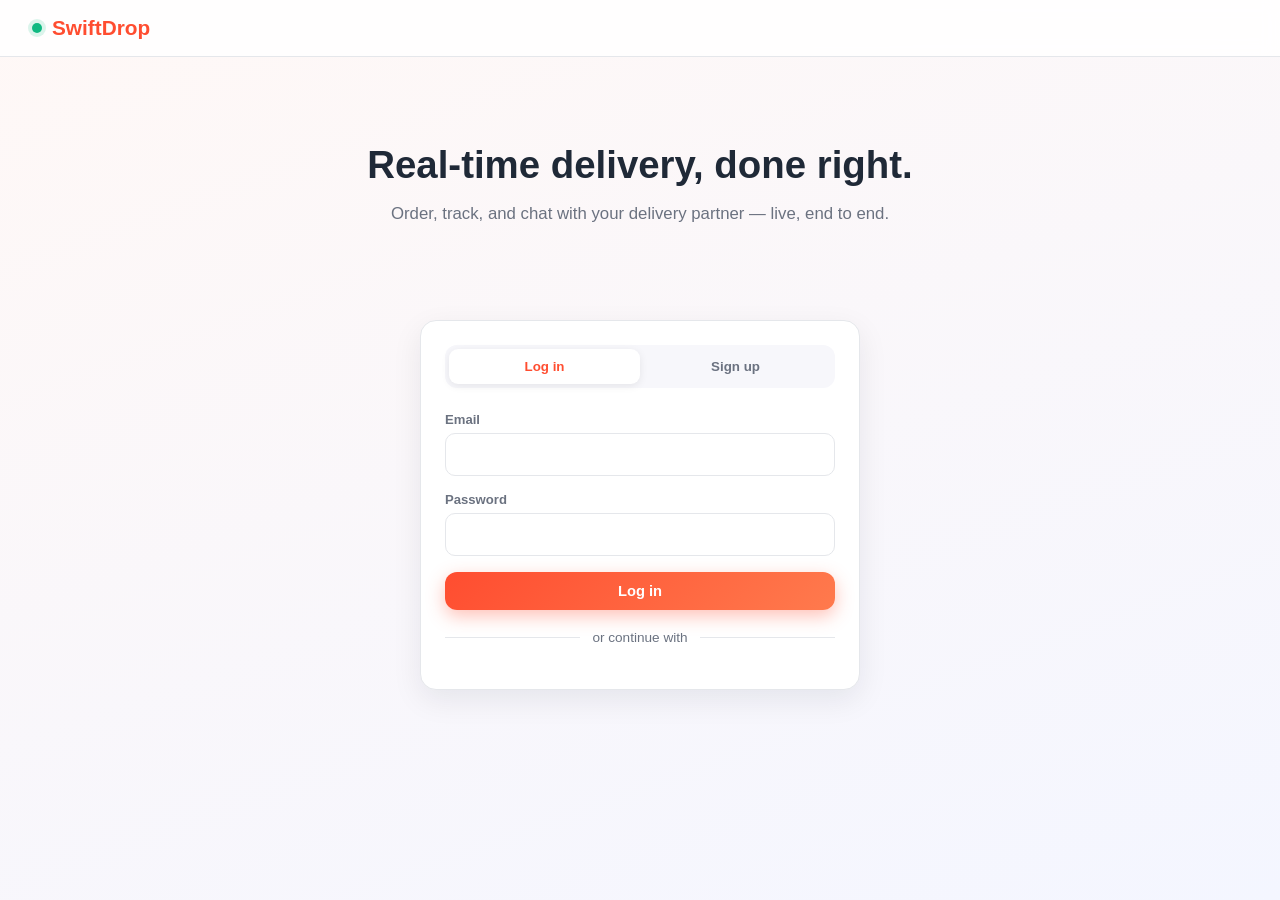
<file: frontend/index.html>
<!DOCTYPE html>
<html lang="en">
<head>
<meta charset="UTF-8" />
<meta name="viewport" content="width=device-width, initial-scale=1.0" />
<title>SwiftDrop — Real-Time Delivery Tracking</title>
<link rel="stylesheet" href="css/styles.css" />
<script src="https://accounts.google.com/gsi/client" async defer></script>
</head>
<body>

<div class="navbar">
  <div class="brand"><span class="dot"></span> SwiftDrop</div>
</div>

<div class="hero">
  <h1>Real-time delivery, done right.</h1>
  <p>Order, track, and chat with your delivery partner — live, end to end.</p>
</div>

<div class="card auth-card">
  <div class="auth-toggle">
    <button id="tabLogin" class="active" onclick="switchTab('login')">Log in</button>
    <button id="tabRegister" onclick="switchTab('register')">Sign up</button>
  </div>

  <!-- LOGIN -->
  <form id="loginForm" onsubmit="return handleLogin(event)">
    <div class="field">
      <label>Email</label>
      <input class="input" type="email" id="loginEmail" required />
    </div>
    <div class="field">
      <label>Password</label>
      <input class="input" type="password" id="loginPassword" required />
    </div>
    <button class="btn btn-primary" style="width:100%" type="submit">Log in</button>
  </form>

  <!-- REGISTER -->
  <form id="registerForm" style="display:none" onsubmit="return handleRegister(event)">
    <div class="field">
      <label>I am a</label>
      <div class="role-pick">
        <label><input type="radio" name="role" value="CUSTOMER" checked /><span>🧑 Customer</span></label>
        <label><input type="radio" name="role" value="DELIVERY_PARTNER" /><span>🛵 Delivery Partner</span></label>
      </div>
    </div>
    <div class="field">
      <label>Full name</label>
      <input class="input" type="text" id="regName" required />
    </div>
    <div class="field">
      <label>Email</label>
      <input class="input" type="email" id="regEmail" required />
    </div>
    <div class="field">
      <label>Phone number</label>
      <input class="input" type="tel" id="regPhone" placeholder="+1 555 000 0000" required />
      <div class="order-meta">Kept private — never shared with the other party. Used only for account and delivery communication records.</div>
    </div>
    <div class="field">
      <label>Password</label>
      <input class="input" type="password" id="regPassword" minlength="8" required />
    </div>
    <button class="btn btn-primary" style="width:100%" type="submit">Create account</button>
  </form>

  <div class="divider">or continue with</div>
  <div id="googleBtn"></div>
</div>

<script src="js/api.js"></script>
<script>

  function toast(message, type = 'info') {
    const toast = document.createElement('div');
    toast.textContent = message;

    toast.style.position = 'fixed';
    toast.style.bottom = '25px';
    toast.style.right = '25px';
    toast.style.padding = '12px 18px';
    toast.style.background = type === 'error' ? '#dc3545' : '#198754';
    toast.style.color = '#fff';
    toast.style.borderRadius = '8px';
    toast.style.zIndex = '9999';
    toast.style.fontSize = '14px';

    document.body.appendChild(toast);

    setTimeout(() => {
        toast.remove();
    }, 3000);
}
  if (Auth.getToken() && Auth.getUser()) redirectByRole(Auth.getUser().role);

  function redirectByRole(role) {
    if (role === 'ADMIN') window.location.href = 'admin.html';
    else if (role === 'DELIVERY_PARTNER') window.location.href = 'delivery.html';
    else window.location.href = 'customer.html';
  }

  function switchTab(tab) {
    document.getElementById('tabLogin').classList.toggle('active', tab === 'login');
    document.getElementById('tabRegister').classList.toggle('active', tab === 'register');
    document.getElementById('loginForm').style.display = tab === 'login' ? 'block' : 'none';
    document.getElementById('registerForm').style.display = tab === 'register' ? 'block' : 'none';
  }

  async function handleLogin(e) {
    e.preventDefault();
    try {
      const data = await api('/api/auth/login', {
        auth: false,
        method: 'POST',
        body: { email: loginEmail.value, password: loginPassword.value }
      });
      Auth.setSession(data.token, data);
      redirectByRole(data.role);
    } catch (err) { toast(err.message, 'error'); }
    return false;
  }

  async function handleRegister(e) {
    e.preventDefault();
    try {
      const role = document.querySelector('input[name="role"]:checked').value;
      const data = await api('/api/auth/register', {
        auth: false,
        method: 'POST',
        body: {
          name: regName.value, email: regEmail.value,
          password: regPassword.value, phoneNumber: regPhone.value, role
        }
      });
      Auth.setSession(data.token, data);
      toast('Account created!', 'success');
      redirectByRole(data.role);
    } catch (err) { toast(err.message, 'error'); }
    return false;
  }

  // ---- Google Sign-In ----
  // Replace with your real OAuth Client ID (must match GOOGLE_CLIENT_ID configured in auth-service).
  const GOOGLE_CLIENT_ID = 'REPLACE_WITH_YOUR_GOOGLE_OAUTH_CLIENT_ID';

  window.onload = () => {
  
    google.accounts.id.initialize({ client_id: GOOGLE_CLIENT_ID, callback: onGoogleCredential });
    google.accounts.id.renderButton(document.getElementById('googleBtn'), { theme: 'outline', size: 'large', width: 300 });
  };

  async function onGoogleCredential(response) {
    try {
      const role = document.querySelector('input[name="role"]:checked')?.value || 'CUSTOMER';
      const data = await api('/api/auth/google', {
        auth: false,
        method: 'POST',
        body: { idToken: response.credential, role }
      });
      Auth.setSession(data.token, data);
      redirectByRole(data.role);
    } catch (err) { toast(err.message, 'error'); }
  }
</script>
</body>
</html>
</file>
<file: frontend/css/styles.css>
:root {
  --primary: #ff4d30;
  --primary-dark: #e8401f;
  --primary-light: #fff1ee;
  --secondary: #1f2937;
  --accent: #10b981;
  --warning: #f59e0b;
  --danger: #ef4444;
  --bg: #f7f7fb;
  --card-bg: #ffffff;
  --text: #1f2937;
  --text-muted: #6b7280;
  --border: #e5e7eb;
  --radius: 16px;
  --shadow: 0 10px 30px rgba(17, 24, 39, 0.08);
  --shadow-hover: 0 14px 40px rgba(17, 24, 39, 0.14);
}

* { box-sizing: border-box; }

body {
  margin: 0;
  font-family: 'Segoe UI', Roboto, -apple-system, BlinkMacSystemFont, sans-serif;
  background: linear-gradient(160deg, #fff8f6 0%, #f4f6ff 100%);
  color: var(--text);
  min-height: 100vh;
}

.navbar {
  display: flex;
  align-items: center;
  justify-content: space-between;
  padding: 16px 32px;
  background: rgba(255, 255, 255, 0.85);
  backdrop-filter: blur(8px);
  position: sticky;
  top: 0;
  z-index: 50;
  border-bottom: 1px solid var(--border);
}

.brand {
  display: flex;
  align-items: center;
  gap: 10px;
  font-weight: 800;
  font-size: 1.3rem;
  color: var(--primary);
}
.brand .dot { width: 10px; height: 10px; border-radius: 50%; background: var(--accent); box-shadow: 0 0 0 4px rgba(16,185,129,0.15); }

.nav-actions { display: flex; gap: 12px; align-items: center; }

.container { max-width: 1100px; margin: 0 auto; padding: 32px 20px 80px; }

.card {
  background: var(--card-bg);
  border-radius: var(--radius);
  box-shadow: var(--shadow);
  padding: 24px;
  transition: box-shadow 0.2s ease, transform 0.2s ease;
  border: 1px solid var(--border);
}
.card:hover { box-shadow: var(--shadow-hover); }

.grid { display: grid; gap: 20px; }
.grid-2 { grid-template-columns: repeat(auto-fit, minmax(320px, 1fr)); }

.btn {
  display: inline-flex;
  align-items: center;
  justify-content: center;
  gap: 8px;
  padding: 11px 20px;
  border-radius: 12px;
  border: none;
  font-weight: 600;
  font-size: 0.92rem;
  cursor: pointer;
  transition: transform 0.12s ease, box-shadow 0.12s ease, background 0.2s ease;
}
.btn:active { transform: scale(0.97); }
.btn-primary { background: linear-gradient(135deg, var(--primary), #ff7a4d); color: white; box-shadow: 0 6px 18px rgba(255,77,48,0.35); }
.btn-primary:hover { box-shadow: 0 8px 22px rgba(255,77,48,0.45); }
.btn-secondary { background: var(--secondary); color: white; }
.btn-outline { background: transparent; color: var(--secondary); border: 1.5px solid var(--border); }
.btn-outline:hover { border-color: var(--primary); color: var(--primary); }
.btn-danger { background: var(--danger); color: white; }
.btn-success { background: var(--accent); color: white; }
.btn-sm { padding: 7px 14px; font-size: 0.8rem; }
.btn:disabled { opacity: 0.5; cursor: not-allowed; }

.input, select, textarea {
  width: 100%;
  padding: 12px 14px;
  border-radius: 10px;
  border: 1.5px solid var(--border);
  font-size: 0.95rem;
  outline: none;
  transition: border-color 0.15s ease, box-shadow 0.15s ease;
  font-family: inherit;
  background: #fff;
}
.input:focus, select:focus, textarea:focus { border-color: var(--primary); box-shadow: 0 0 0 4px rgba(255,77,48,0.1); }

label { font-size: 0.82rem; font-weight: 600; color: var(--text-muted); margin-bottom: 6px; display: block; }
.field { margin-bottom: 16px; }

.badge { display: inline-block; padding: 4px 12px; border-radius: 999px; font-size: 0.72rem; font-weight: 700; letter-spacing: 0.02em; text-transform: uppercase; }
.badge-placed, .badge-looking_for_partner { background: #fef3c7; color: #92400e; }
.badge-assigned, .badge-accepted { background: #dbeafe; color: #1e40af; }
.badge-picked_up, .badge-in_transit { background: #ede9fe; color: #5b21b6; }
.badge-delivered { background: #d1fae5; color: #065f46; }
.badge-cancelled, .badge-rejected { background: #fee2e2; color: #991b1b; }
.badge-available { background: #d1fae5; color: #065f46; }
.badge-busy { background: #fef3c7; color: #92400e; }
.badge-offline { background: #f3f4f6; color: #4b5563; }

.tabs { display: flex; gap: 8px; margin-bottom: 24px; border-bottom: 1px solid var(--border); }
.tab { padding: 10px 18px; cursor: pointer; font-weight: 600; color: var(--text-muted); border-bottom: 2px solid transparent; }
.tab.active { color: var(--primary); border-color: var(--primary); }

.hero {
  text-align: center;
  padding: 60px 20px 40px;
}
.hero h1 { font-size: 2.4rem; margin-bottom: 8px; }
.hero p { color: var(--text-muted); font-size: 1.05rem; }

.auth-card { max-width: 440px; margin: 40px auto; }
.auth-toggle { display: flex; background: var(--bg); border-radius: 12px; padding: 4px; margin-bottom: 24px; }
.auth-toggle button { flex: 1; padding: 10px; border: none; background: transparent; border-radius: 9px; font-weight: 600; cursor: pointer; color: var(--text-muted); }
.auth-toggle button.active { background: white; color: var(--primary); box-shadow: 0 2px 8px rgba(0,0,0,0.08); }

.role-pick { display: flex; gap: 10px; margin-bottom: 16px; }
.role-pick label { display: flex; align-items: center; justify-content: center; gap: 8px; flex: 1; padding: 12px; border: 1.5px solid var(--border); border-radius: 10px; cursor: pointer; font-weight: 600; color: var(--text-muted); }
.role-pick input { display: none; }
.role-pick input:checked + span { color: var(--primary); }
.role-pick label:has(input:checked) { border-color: var(--primary); background: var(--primary-light); }

.divider { display: flex; align-items: center; gap: 12px; margin: 20px 0; color: var(--text-muted); font-size: 0.85rem; }
.divider::before, .divider::after { content: ''; flex: 1; height: 1px; background: var(--border); }

#googleBtn { display: flex; justify-content: center; }

.toast {
  position: fixed; bottom: 24px; right: 24px; z-index: 100;
  background: var(--secondary); color: white; padding: 14px 20px; border-radius: 12px;
  box-shadow: 0 10px 30px rgba(0,0,0,0.25); font-weight: 500; max-width: 320px;
  animation: slideIn 0.25s ease;
}
.toast.error { background: var(--danger); }
.toast.success { background: var(--accent); }
@keyframes slideIn { from { transform: translateY(20px); opacity:0; } to { transform: translateY(0); opacity:1; } }

.order-row { display: flex; justify-content: space-between; align-items: center; padding: 16px 0; border-bottom: 1px solid var(--border); }
.order-row:last-child { border-bottom: none; }
.order-meta { font-size: 0.85rem; color: var(--text-muted); margin-top: 4px; }

.chat-window { border: 1px solid var(--border); border-radius: 12px; height: 320px; overflow-y: auto; padding: 14px; background: var(--bg); display: flex; flex-direction: column; gap: 8px; }
.chat-bubble { max-width: 75%; padding: 10px 14px; border-radius: 14px; font-size: 0.88rem; }
.chat-bubble.mine { align-self: flex-end; background: var(--primary); color: white; border-bottom-right-radius: 4px; }
.chat-bubble.theirs { align-self: flex-start; background: white; border: 1px solid var(--border); border-bottom-left-radius: 4px; }

.empty-state { text-align: center; padding: 40px 20px; color: var(--text-muted); }
.section-title { font-size: 1.2rem; font-weight: 700; margin-bottom: 16px; display: flex; align-items: center; gap: 8px; }

.avail-toggle { display: flex; gap: 8px; }
.modal-backdrop { position: fixed; inset: 0; background: rgba(17,24,39,0.5); display: flex; align-items: center; justify-content: center; z-index: 200; }
.modal { background: white; border-radius: var(--radius); padding: 28px; max-width: 440px; width: 90%; box-shadow: var(--shadow-hover); }

@media (max-width: 640px) {
  .navbar { padding: 14px 16px; }
  .container { padding: 20px 14px 60px; }
}


.shop-nav { gap: 18px; }
.shop-search { display:flex; gap:8px; flex:1; max-width:620px; margin:0 auto; }
.shop-search .input { background:#f7f7fb; }
.cart-count { display:inline-flex; min-width:20px; height:20px; align-items:center; justify-content:center; border-radius:50%; background:var(--primary); color:white; font-size:.7rem; margin-left:2px; }
.shop-hero { display:flex; justify-content:space-between; align-items:center; gap:24px; margin-bottom:22px; padding:32px; border-radius:20px; background:linear-gradient(135deg,#fff1ee,#eef7ff); border:1px solid var(--border); }
.shop-kicker { color:var(--primary); font-size:.72rem; font-weight:800; letter-spacing:.12em; }
.shop-hero h1 { margin:7px 0; font-size:2.2rem; max-width:700px; }
.shop-hero p { margin:0; color:var(--text-muted); max-width:700px; }
.shop-hero-icon { font-size:5rem; }
.category-strip { display:flex; gap:8px; overflow-x:auto; padding:4px 0 16px; }
.category-chip { border:1px solid var(--border); background:white; padding:9px 14px; border-radius:999px; cursor:pointer; white-space:nowrap; font-weight:600; color:var(--text-muted); }
.category-chip.active,.category-chip:hover { color:var(--primary); border-color:var(--primary); background:var(--primary-light); }
.shop-layout { display:grid; grid-template-columns:minmax(0,1fr) 360px; gap:22px; align-items:start; }
.section-bar { display:flex; justify-content:space-between; align-items:end; margin-bottom:14px; gap:15px; }
.section-bar .section-title { margin-bottom:4px; }
.sort-select { width:auto; min-width:150px; }
.product-grid { display:grid; grid-template-columns:repeat(auto-fill,minmax(220px,1fr)); gap:16px; }
.product-card { background:white; border:1px solid var(--border); border-radius:16px; overflow:hidden; box-shadow:var(--shadow); display:flex; flex-direction:column; transition:transform .15s ease,box-shadow .15s ease; }
.product-card:hover { transform:translateY(-3px); box-shadow:var(--shadow-hover); }
.product-card img { width:100%; height:175px; object-fit:contain; background:#f8fafc; padding:14px; }
.product-body { padding:15px; display:flex; flex-direction:column; flex:1; }
.product-category { color:var(--primary); font-size:.7rem; font-weight:800; text-transform:uppercase; letter-spacing:.05em; }
.product-body h3 { font-size:1rem; margin:5px 0 7px; line-height:1.25; }
.product-body p { color:var(--text-muted); font-size:.8rem; line-height:1.4; margin:0 0 8px; display:-webkit-box; -webkit-line-clamp:2; -webkit-box-orient:vertical; overflow:hidden; }
.rating { color:#b45309; font-size:.8rem; font-weight:700; margin-bottom:12px; }
.rating span { color:var(--text-muted); font-weight:500; }
.product-bottom { display:flex; align-items:center; justify-content:space-between; gap:8px; margin-top:auto; }
.product-bottom strong { font-size:1.05rem; }
.product-bottom > div { display:flex; gap:5px; }
.cart-panel { position:sticky; top:92px; }
.cart-item { display:flex; gap:9px; padding:11px 0; border-bottom:1px solid var(--border); align-items:flex-start; }
.cart-item img { width:52px; height:52px; object-fit:contain; border-radius:8px; background:#f8fafc; }
.cart-item-main { flex:1; min-width:0; }
.cart-item-main strong { display:block; font-size:.82rem; }
.cart-item-main > span { display:block; color:var(--text-muted); font-size:.75rem; margin-top:2px; }
.qty { display:flex; align-items:center; gap:7px; margin-top:7px; }
.qty button { border:1px solid var(--border); background:white; border-radius:6px; width:25px; height:25px; cursor:pointer; }
.qty .remove { width:auto; padding:0 6px; color:var(--danger); border:none; font-size:.7rem; }
.cart-total { display:flex; justify-content:space-between; padding:16px 0; font-size:1.05rem; }
.order-items-preview { background:var(--bg); border-radius:10px; padding:12px; margin-bottom:15px; line-height:1.7; font-size:.88rem; }
.product-modal { max-width:760px; position:relative; display:grid; grid-template-columns:1fr 1fr; gap:24px; }
.modal-close { position:absolute; top:14px; right:14px; z-index:2; }
.detail-image { width:100%; height:300px; object-fit:contain; background:#f8fafc; border-radius:14px; }
.detail-price { font-size:1.8rem; font-weight:800; margin:18px 0 8px; }
@media (max-width:900px) { .shop-layout { grid-template-columns:1fr; } .cart-panel { position:static; } .shop-search { order:3; flex-basis:100%; max-width:none; } .shop-nav { flex-wrap:wrap; } }
@media (max-width:640px) { .shop-hero { padding:22px; } .shop-hero h1 { font-size:1.7rem; } .shop-hero-icon { display:none; } .product-modal { grid-template-columns:1fr; } .detail-image { height:220px; } .section-bar { align-items:stretch; flex-direction:column; } .sort-select { width:100%; } }
</file>
